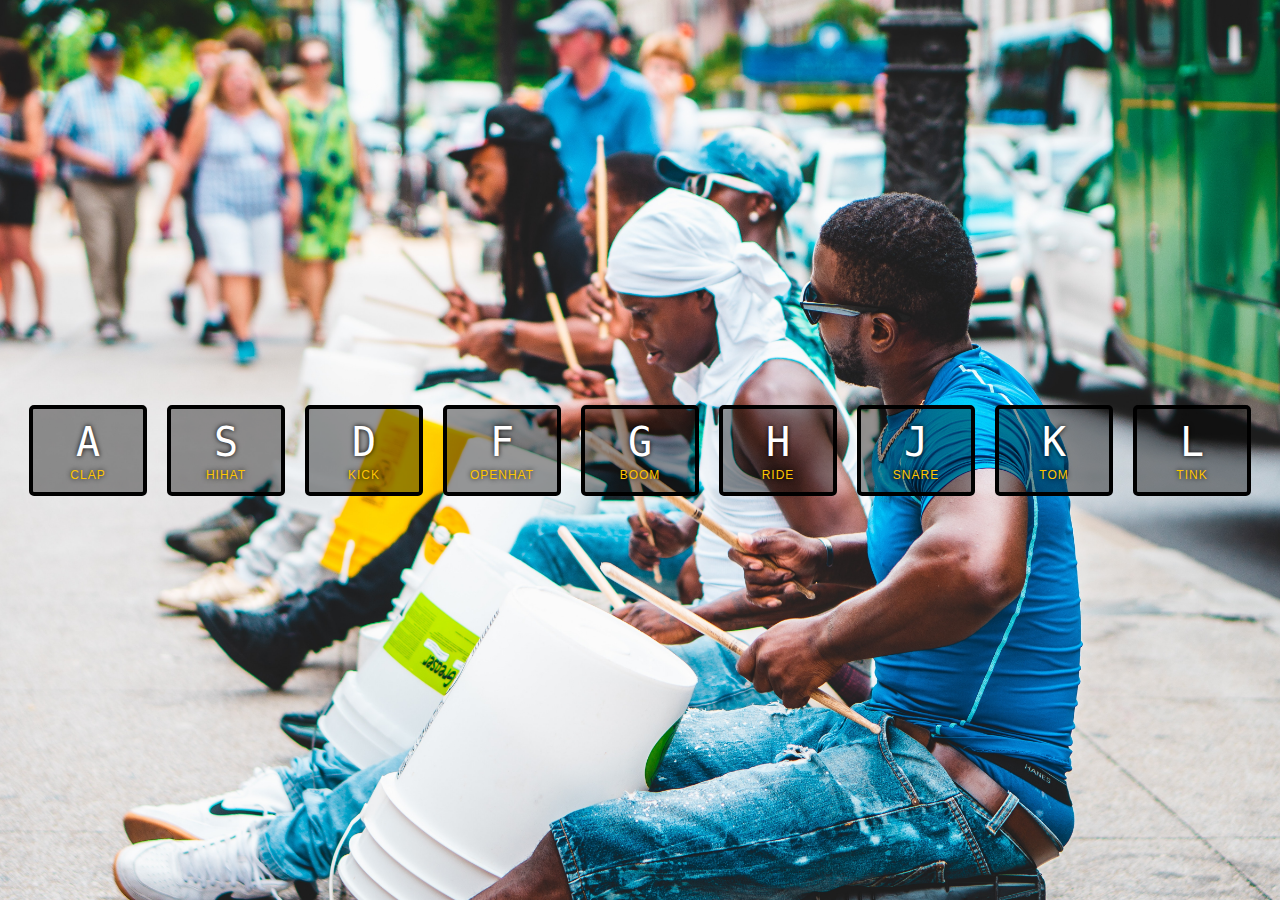
<file: 01-js-drumkit/index.html>
<!DOCTYPE html>
<html lang="en">
  <head>
    <meta charset="UTF-8" />
    <title>JS Drum Kit</title>

    <link
      rel="icon"
      type="image/png"
      sizes="32x32"
      href="/1-js-drumkit/favicon/favicon-32x32.png"
    />
    <link rel="manifest" href="/site.webmanifest" />
    <link rel="stylesheet" href="style.css" />
  </head>
  <body>
    <div class="keys">
      <div data-key="65" class="key">
        <kbd>A</kbd>
        <span class="sound">clap</span>
      </div>
      <div data-key="83" class="key">
        <kbd>S</kbd>
        <span class="sound">hihat</span>
      </div>
      <div data-key="68" class="key">
        <kbd>D</kbd>
        <span class="sound">kick</span>
      </div>
      <div data-key="70" class="key">
        <kbd>F</kbd>
        <span class="sound">openhat</span>
      </div>
      <div data-key="71" class="key">
        <kbd>G</kbd>
        <span class="sound">boom</span>
      </div>
      <div data-key="72" class="key">
        <kbd>H</kbd>
        <span class="sound">ride</span>
      </div>
      <div data-key="74" class="key">
        <kbd>J</kbd>
        <span class="sound">snare</span>
      </div>
      <div data-key="75" class="key">
        <kbd>K</kbd>
        <span class="sound">tom</span>
      </div>
      <div data-key="76" class="key">
        <kbd>L</kbd>
        <span class="sound">tink</span>
      </div>
    </div>

    <audio data-key="65" src="sounds/clap.wav"></audio>
    <audio data-key="83" src="sounds/hihat.wav"></audio>
    <audio data-key="68" src="sounds/kick.wav"></audio>
    <audio data-key="70" src="sounds/openhat.wav"></audio>
    <audio data-key="71" src="sounds/boom.wav"></audio>
    <audio data-key="72" src="sounds/ride.wav"></audio>
    <audio data-key="74" src="sounds/snare.wav"></audio>
    <audio data-key="75" src="sounds/tom.wav"></audio>
    <audio data-key="76" src="sounds/tink.wav"></audio>

    <script>
      function playsound(e) {
        const audio = document.querySelector(`audio[data-key="${e.keyCode}"]`);
        const key = document.querySelector(`.key[data-key="${e.keyCode}"]`);
        if (!audio) return; //Stops the function from running
        audio.currentTime = 0; // Rewinds audio to the start
        audio.play();
        key.classList.add("playing");
      }

      function removeTransition(e) {
        if (e.propertyName !== "transform") return; //skip it if it's not a transform

        this.classList.remove("playing");
      }

      const keys = document.querySelectorAll(".key");

      keys.forEach((key) =>
        key.addEventListener("transitionend", removeTransition)
      );
      window.addEventListener("keydown", playsound);
    </script>
  </body>
</html>
</file>
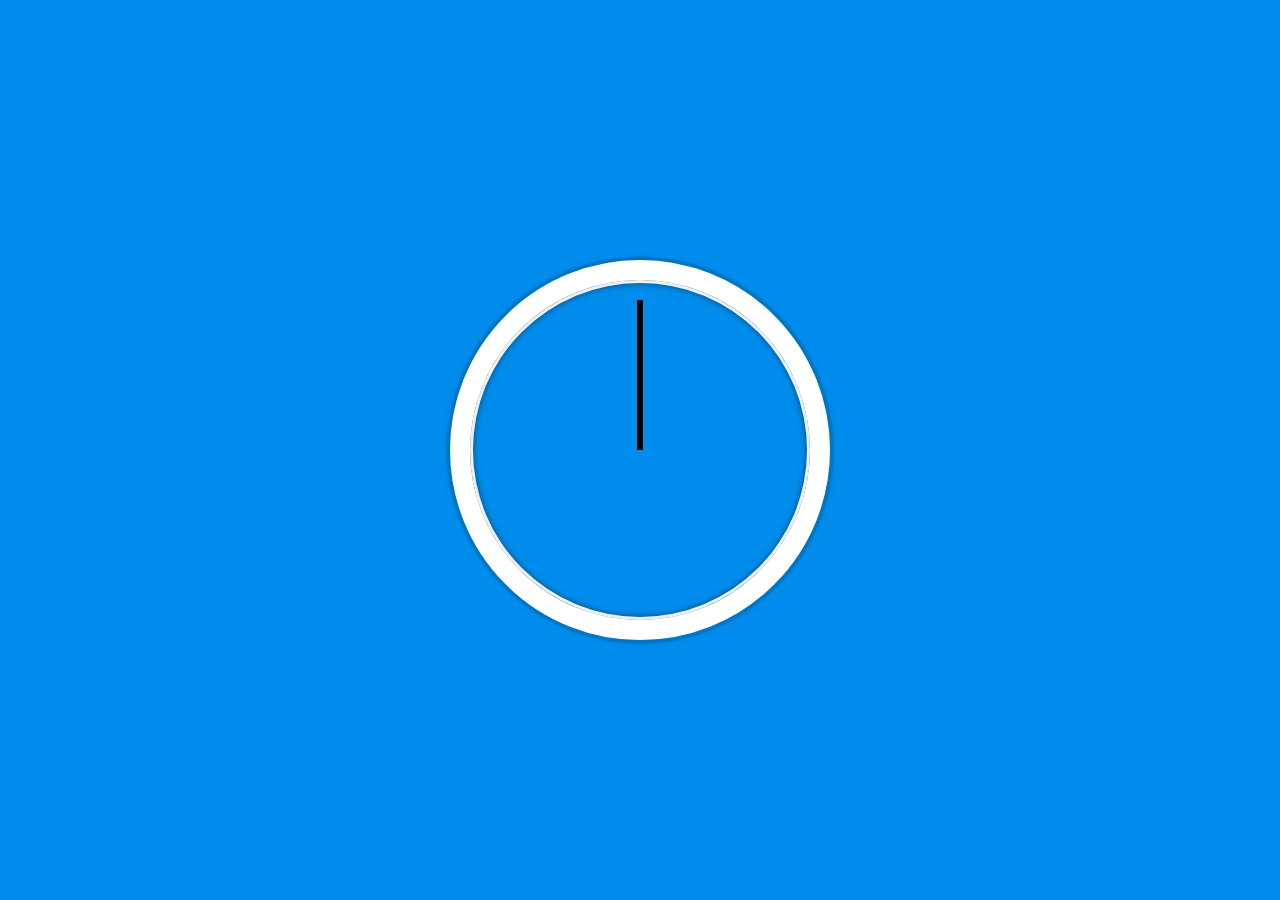
<file: 02 - JS and CSS Clock/index.html>
<!DOCTYPE html>
<html lang="en">
  <head>
    <meta charset="UTF-8" />
    <title>JS + CSS Clock</title>
  </head>
  <body>
    <div class="clock">
      <div class="clock-face">
        <div class="hand hour-hand"></div>
        <div class="hand min-hand"></div>
        <div class="hand second-hand"></div>
      </div>
    </div>

    <style>
      html {
        background: #018ded url(https://unsplash.it/1500/1000?image=881&blur=5);
        background-size: cover;
        font-family: "helvetica neue";
        text-align: center;
        font-size: 10px;
      }

      body {
        margin: 0;
        font-size: 2rem;
        display: flex;
        flex: 1;
        min-height: 100vh;
        align-items: center;
      }

      .clock {
        width: 30rem;
        height: 30rem;
        border: 20px solid white;
        border-radius: 50%;
        margin: 50px auto;
        position: relative;
        padding: 2rem;
        box-shadow: 0 0 0 4px rgba(0, 0, 0, 0.1), inset 0 0 0 3px #efefef,
          inset 0 0 10px black, 0 0 10px rgba(0, 0, 0, 0.2);
      }

      .clock-face {
        position: relative;
        width: 100%;
        height: 100%;
        transform: translateY(
          -3px
        ); /* account for the height of the clock hands */
      }

      .hand {
        width: 50%;
        height: 6px;
        background: black;
        position: absolute;
        top: 50%;
        transform-origin: 100%;
        transform: rotate(90deg);
        transition: all 0.05s;
        transition-timing-function: cubic-bezier(0.075, 0.82, 0.165, 1);
      }
    </style>

    <script>
      const secondHand = document.querySelector(".second-hand");
      const minsHand = document.querySelector(".min-hand");
      const hourHand = document.querySelector(".hour-hand");
      function setDate() {
        const now = new Date();

        const seconds = now.getSeconds();
        const secondsDegrees = (seconds / 60) * 360 + 90;
        secondHand.style.transform = `rotate(${secondsDegrees}deg)`;

        const mins = now.getMinutes();
        const minsDegrees = (mins / 60) * 360 + 90;
        minsHand.style.transform = `rotate(${minsDegrees}deg)`;

        const hour = now.getHours();
        const hourDegrees = (hour / 12) * 360 + 90;
        hourHand.style.transform = `rotate(${hourDegrees}deg)`;
      }

      setInterval(setDate, 1000);
      //To do- fix transition on 360 deg
    </script>
  </body>
</html>
</file>
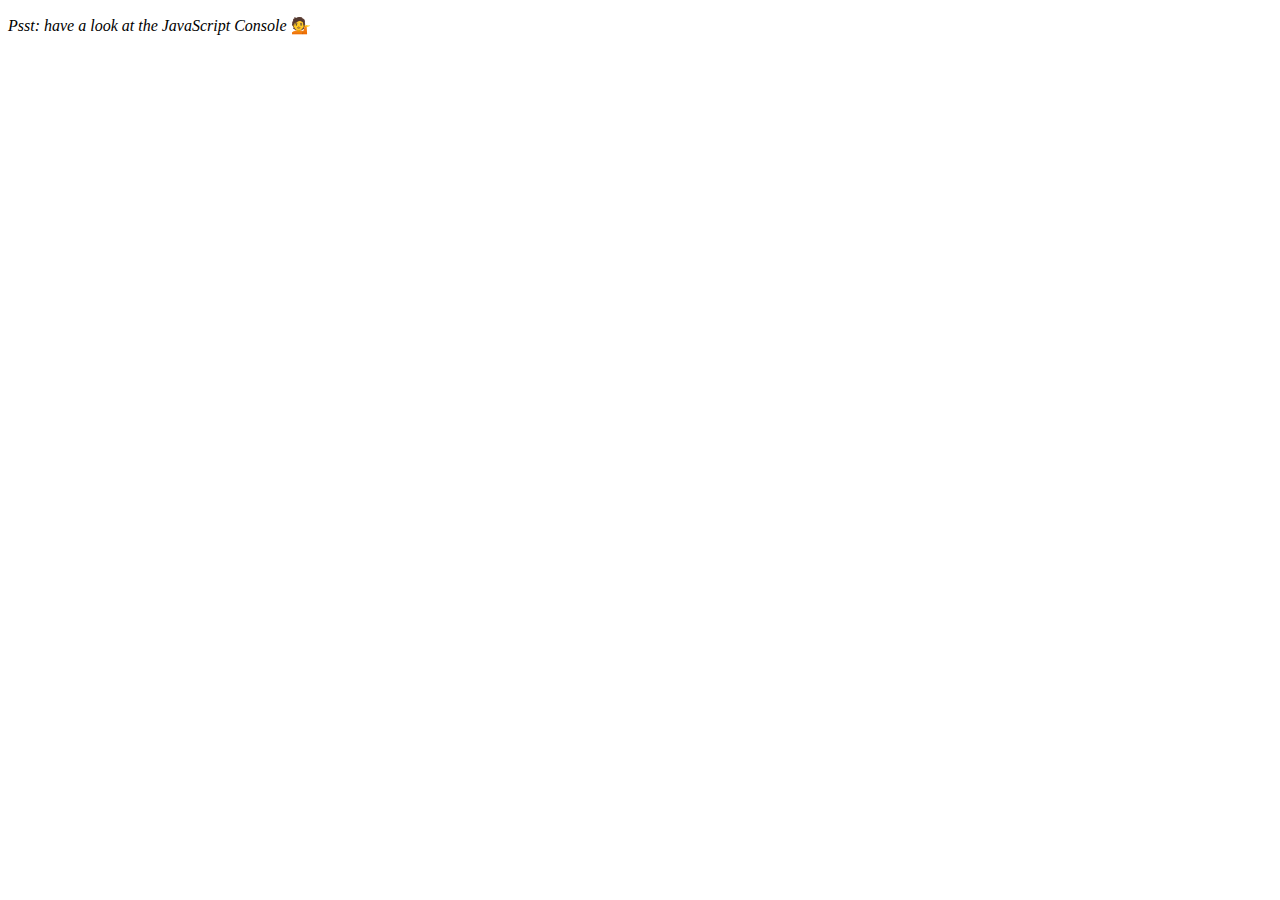
<file: 04 - Array Cardio Day 1/index.html>
<!DOCTYPE html>
<html lang="en">
  <head>
    <meta charset="UTF-8" />
    <title>Array Cardio 💪</title>
  </head>
  <body>
    <p><em>Psst: have a look at the JavaScript Console</em> 💁</p>
    <script>
      // Get your shorts on - this is an array workout!
      // ## Array Cardio Day 1

      // Some data we can work with

      const inventors = [
        { first: "Albert", last: "Einstein", year: 1879, passed: 1955 },
        { first: "Isaac", last: "Newton", year: 1643, passed: 1727 },
        { first: "Galileo", last: "Galilei", year: 1564, passed: 1642 },
        { first: "Marie", last: "Curie", year: 1867, passed: 1934 },
        { first: "Johannes", last: "Kepler", year: 1571, passed: 1630 },
        { first: "Nicolaus", last: "Copernicus", year: 1473, passed: 1543 },
        { first: "Max", last: "Planck", year: 1858, passed: 1947 },
        { first: "Katherine", last: "Blodgett", year: 1898, passed: 1979 },
        { first: "Ada", last: "Lovelace", year: 1815, passed: 1852 },
        { first: "Sarah E.", last: "Goode", year: 1855, passed: 1905 },
        { first: "Lise", last: "Meitner", year: 1878, passed: 1968 },
        { first: "Hanna", last: "Hammarström", year: 1829, passed: 1909 },
      ];

      const people = [
        "Beck, Glenn",
        "Becker, Carl",
        "Beckett, Samuel",
        "Beddoes, Mick",
        "Beecher, Henry",
        "Beethoven, Ludwig",
        "Begin, Menachem",
        "Belloc, Hilaire",
        "Bellow, Saul",
        "Benchley, Robert",
        "Benenson, Peter",
        "Ben-Gurion, David",
        "Benjamin, Walter",
        "Benn, Tony",
        "Bennington, Chester",
        "Benson, Leana",
        "Bent, Silas",
        "Bentsen, Lloyd",
        "Berger, Ric",
        "Bergman, Ingmar",
        "Berio, Luciano",
        "Berle, Milton",
        "Berlin, Irving",
        "Berne, Eric",
        "Bernhard, Sandra",
        "Berra, Yogi",
        "Berry, Halle",
        "Berry, Wendell",
        "Bethea, Erin",
        "Bevan, Aneurin",
        "Bevel, Ken",
        "Biden, Joseph",
        "Bierce, Ambrose",
        "Biko, Steve",
        "Billings, Josh",
        "Biondo, Frank",
        "Birrell, Augustine",
        "Black, Elk",
        "Blair, Robert",
        "Blair, Tony",
        "Blake, William",
      ];

      // Array.prototype.filter()
      // 1. Filter the list of inventors for those who were born in the 1500's
      const fifteen = inventors.filter(
        (inventor) => inventor.year >= 1500 && inventor.year <= 1599
      );
      console.table(fifteen);

      // Array.prototype.map()
      // 2. Give us an array of the inventors first and last names
      const fullNames = inventors.map(
        (inventor) => `${inventor.first}  ${inventor.last}`
      );
      console.log(fullNames);

      // Array.prototype.sort()
      // 3. Sort the inventors by birthdate, oldest to youngest
      // const ordered = inventors.sort(function (a, b) {
      //   if (a.year > b.year) {
      //     return 1;
      //   } else {
      //     return -1;
      //   }
      // });

      const ordered = inventors.sort((a, b) => (a.year > b.year ? 1 : -1));

      console.table(ordered);

      // Array.prototype.reduce()
      // 4. How many years did all the inventors live all together?
      const totalYears = inventors.reduce((total, inventor) => {
        return total + (inventor.passed - inventor.year);
      }, 0);

      console.log(totalYears);

      // 5. Sort the inventors by years lived
      const oldest = inventors.sort(function (a, b) {
        const lastGuy = a.passed - a.year;
        const nextGuy = b.passed - b.year;
        return lastGuy > nextGuy ? -1 : 1;
      });
      console.table(oldest);

      // 6. create a list of Boulevards in Paris that contain 'de' anywhere in the name
      // https://en.wikipedia.org/wiki/Category:Boulevards_in_Paris
      // const category = document.querySelector("mw-category");
      // const links = Array.from(category.querySelectorAll("a"));

      // const de = links
      //   .map((link) => link.textContent)
      //   .filter((streetName) => streetName.includes("de"));

      // 7. sort Exercise
      // Sort the people alphabetically by last name
      const alpha = people.sort((lastOne, nextOne) => {
        const [aLast, aFirst] = lastOne.split(", ");
        const [bLast, bFirst] = nextOne.split(", ");
        return aLast > bLast ? 1 : -1;
      });
      console.log(alpha);

      // 8. Reduce Exercise
      // Sum up the instances of each of these
      const data = [
        "car",
        "car",
        "truck",
        "truck",
        "bike",
        "walk",
        "car",
        "van",
        "bike",
        "walk",
        "car",
        "van",
        "car",
        "truck",
      ];

      const transportation = data.reduce(function (obj, item) {
        if (!obj[item]) {
          obj[item] = 0;
        }
        obj[item]++;
        return obj;
      }, {});

      console.log(transportation);
    </script>
  </body>
</html>
</file>
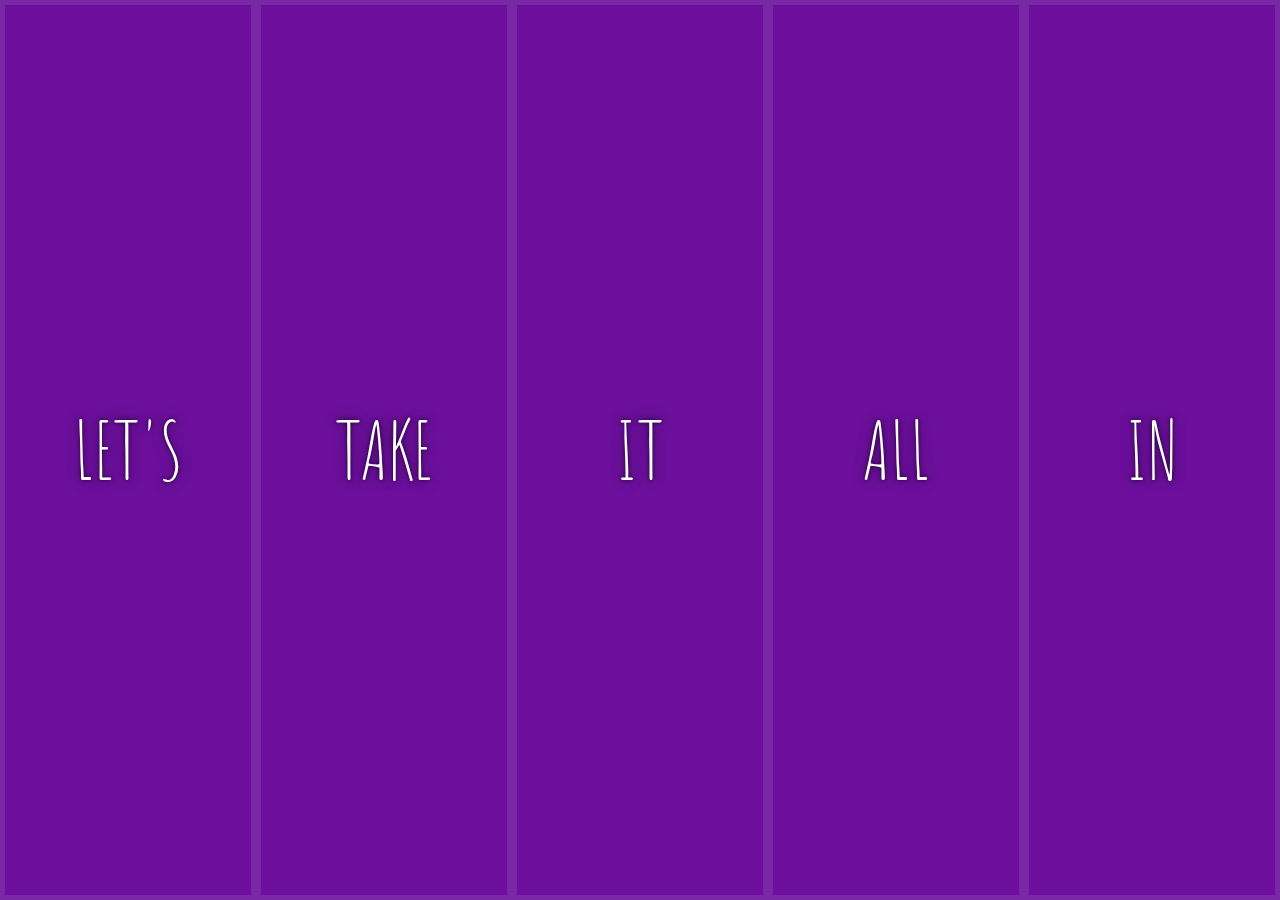
<file: 05 - Flex Panel Gallery/index.html>
<!DOCTYPE html>
<html lang="en">
  <head>
    <meta charset="UTF-8" />
    <title>Flex Panels 💪</title>
    <link
      href="https://fonts.googleapis.com/css?family=Amatic+SC"
      rel="stylesheet"
      type="text/css"
    />
  </head>
  <body>
    <style>
      html {
        box-sizing: border-box;
        background: #ffc600;
        font-family: "helvetica neue";
        font-size: 20px;
        font-weight: 200;
      }

      body {
        margin: 0;
      }

      *,
      *:before,
      *:after {
        box-sizing: inherit;
      }

      .panels {
        min-height: 100vh;
        overflow: hidden;
        display: flex;
      }

      .panel {
        background: #6b0f9c;
        box-shadow: inset 0 0 0 5px rgba(255, 255, 255, 0.1);
        color: white;
        text-align: center;
        align-items: center;
        /* Safari transitionend event.propertyName === flex */
        /* Chrome + FF transitionend event.propertyName === flex-grow */
        transition: font-size 0.7s cubic-bezier(0.61, -0.19, 0.7, -0.11),
          flex 0.7s cubic-bezier(0.61, -0.19, 0.7, -0.11), background 0.2s;
        font-size: 20px;
        background-size: cover;
        background-position: center;
        flex: 1;
        justify-content: center;
        /* align-items: center; */
        display: flex;
        flex-direction: column;
      }

      .panel1 {
        background-image: url(https://source.unsplash.com/gYl-UtwNg_I/1500x1500);
      }
      .panel2 {
        background-image: url(https://source.unsplash.com/rFKUFzjPYiQ/1500x1500);
      }
      .panel3 {
        background-image: url(https://images.unsplash.com/photo-1465188162913-8fb5709d6d57?ixlib=rb-0.3.5&q=80&fm=jpg&crop=faces&cs=tinysrgb&w=1500&h=1500&fit=crop&s=967e8a713a4e395260793fc8c802901d);
      }
      .panel4 {
        background-image: url(https://source.unsplash.com/ITjiVXcwVng/1500x1500);
      }
      .panel5 {
        background-image: url(https://source.unsplash.com/3MNzGlQM7qs/1500x1500);
      }

      /* Flex Children */
      .panel > * {
        margin: 0;
        width: 100%;
        transition: transform 0.5s;
        flex: 1 0 auto;
        display: flex;
        justify-content: center;
        align-items: center;
      }

      .panel > *:first-child {
        transform: translateY(-100%);
      }
      .panel.open-active > *:first-child {
        transform: translateY(0);
      }
      .panel > *:last-child {
        transform: translateY(100%);
      }
      .panel.open-active > *:last-child {
        transform: translateY(0);
      }

      .panel p {
        text-transform: uppercase;
        font-family: "Amatic SC", cursive;
        text-shadow: 0 0 4px rgba(0, 0, 0, 0.72), 0 0 14px rgba(0, 0, 0, 0.45);
        font-size: 2em;
      }

      .panel p:nth-child(2) {
        font-size: 4em;
      }

      .panel.open {
        flex: 5;
        font-size: 40px;
      }
    </style>

    <div class="panels">
      <div class="panel panel1">
        <p>Hey</p>
        <p>Let's</p>
        <p>Dance</p>
      </div>
      <div class="panel panel2">
        <p>Give</p>
        <p>Take</p>
        <p>Receive</p>
      </div>
      <div class="panel panel3">
        <p>Experience</p>
        <p>It</p>
        <p>Today</p>
      </div>
      <div class="panel panel4">
        <p>Give</p>
        <p>All</p>
        <p>You can</p>
      </div>
      <div class="panel panel5">
        <p>Life</p>
        <p>In</p>
        <p>Motion</p>
      </div>
    </div>

    <script>
      const panels = document.querySelectorAll(".panel");

      function toggleOpen() {
        this.classList.toggle("open");
      }

      function toggleActive(e) {
        if (e.propertyName.includes("flex")) {
          this.classList.toggle("open-active");
        }
      }

      panels.forEach((panel) => panel.addEventListener("click", toggleOpen));
      panels.forEach((panel) =>
        panel.addEventListener("transitionend", toggleActive)
      );
    </script>
  </body>
</html>
</file>
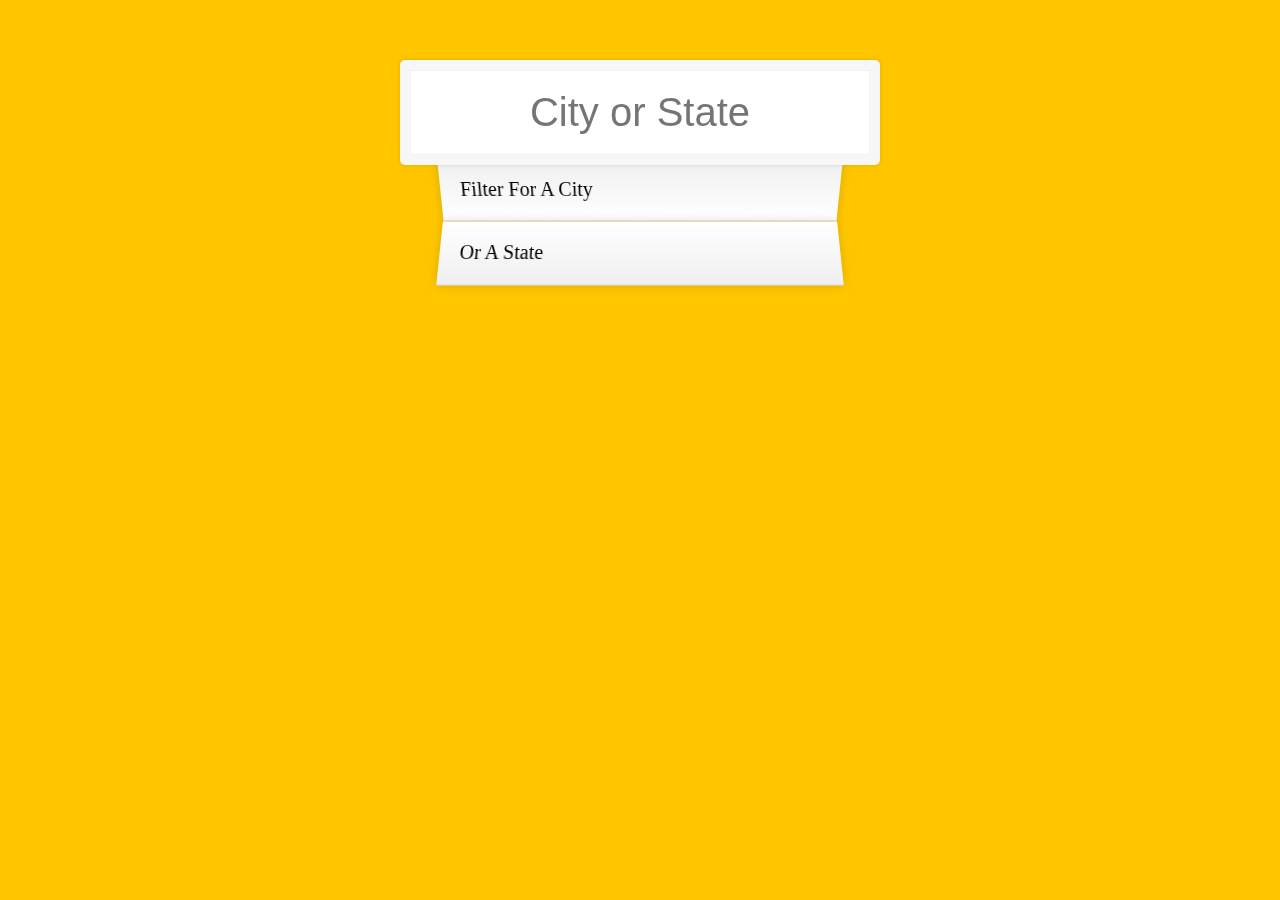
<file: 06 - Type Ahead/index.html>
<!DOCTYPE html>
<html lang="en">
  <head>
    <meta charset="UTF-8" />
    <title>Type Ahead 👀</title>
    <link rel="stylesheet" href="style.css" />
  </head>
  <body>
    <form class="search-form">
      <input type="text" class="search" placeholder="City or State" />
      <ul class="suggestions">
        <li>Filter for a city</li>
        <li>or a state</li>
      </ul>
    </form>
    <script>
      const endpoint =
        "https://gist.githubusercontent.com/Miserlou/c5cd8364bf9b2420bb29/raw/2bf258763cdddd704f8ffd3ea9a3e81d25e2c6f6/cities.json";

      const cities = [];

      fetch(endpoint)
        .then((blob) => blob.json())
        .then((data) => cities.push(...data));

      function findMatches(wordToMatch, cities) {
        return cities.filter((place) => {
          // here we need to figure out if the city or state matches what was searched...
          const regex = new RegExp(wordToMatch, "gi");
          return place.city.match(regex) || place.state.match(regex);
        });
      }
      function numberWithCommas(x) {
        return x.toString().replace(/\B(?=(\d{3})+(?!\d))/g, ",");
      }
      function displayMatches() {
        const matchArray = findMatches(this.value, cities);
        const html = matchArray
          .map((place) => {
            const regex = new RegExp(this.value, "gi");

            const cityName = place.city.replace(
              regex,
              `<span class="hl">${this.value}</span>`
            );
            const stateName = place.state.replace(
              regex,
              `<span class="hl">${this.value}</span>`
            );
            return `
          <li>
            <span class="name">${cityName}, ${stateName}</span>
            <span class="population">${numberWithCommas(
              place.population
            )} </span>
          </li>
          `;
          })
          .join("");
        suggestions.innerHTML = html;
      }

      const searchInput = document.querySelector(".search");
      const suggestions = document.querySelector(".suggestions");

      searchInput.addEventListener("change", displayMatches);
      searchInput.addEventListener("keyup", displayMatches);
    </script>
  </body>
</html>
</file>
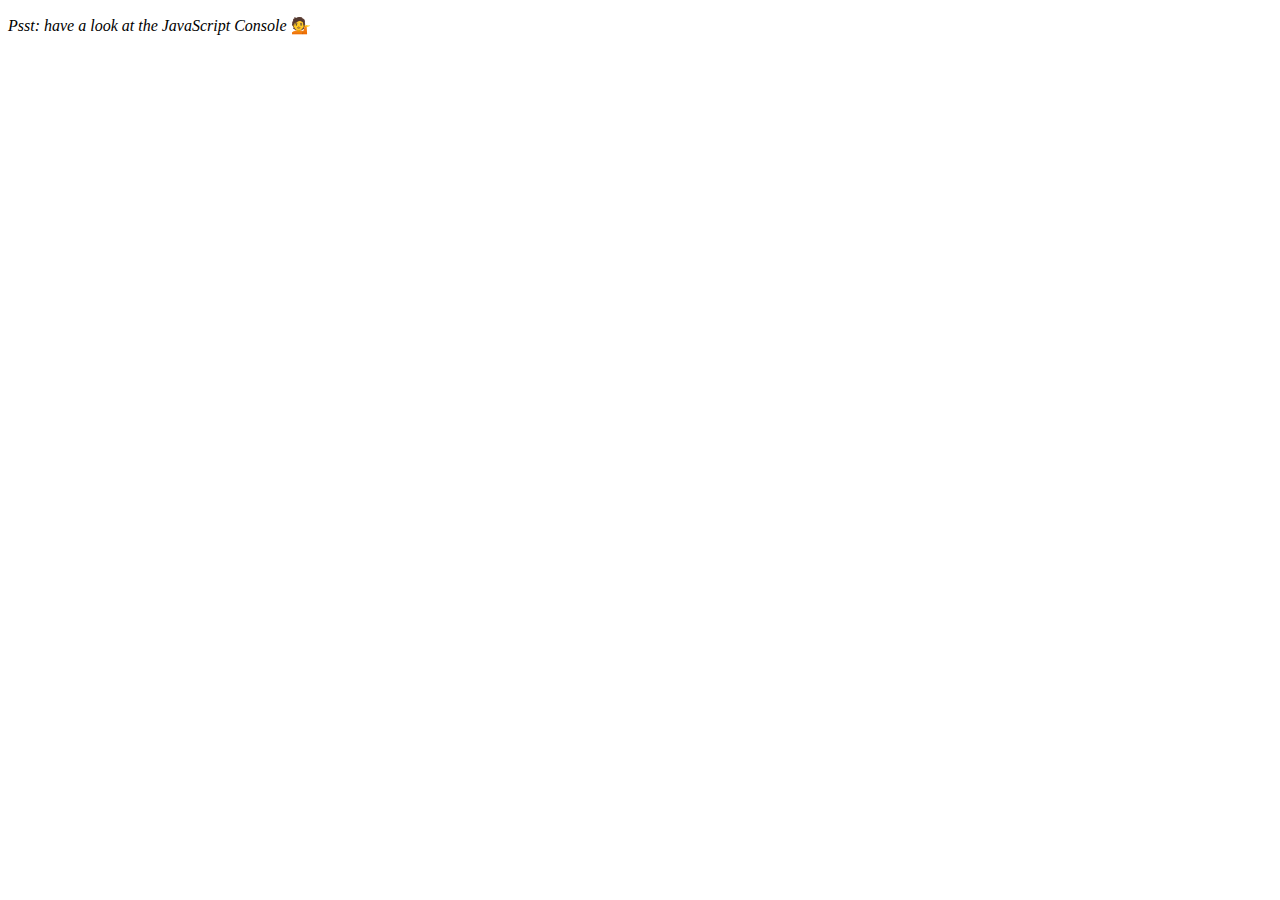
<file: 07 - Array Cardio Day 2/index.html>
<!DOCTYPE html>
<html lang="en">
  <head>
    <meta charset="UTF-8" />
    <title>Array Cardio 💪💪</title>
  </head>
  <body>
    <p><em>Psst: have a look at the JavaScript Console</em> 💁</p>
    <script>
      // ## Array Cardio Day 2

      const people = [
        { name: "Wes", year: 1988 },
        { name: "Kait", year: 1986 },
        { name: "Irv", year: 1970 },
        { name: "Lux", year: 2015 },
      ];

      const comments = [
        { text: "Love this!", id: 523423 },
        { text: "Super good", id: 823423 },
        { text: "You are the best", id: 2039842 },
        { text: "Ramen is my fav food ever", id: 123523 },
        { text: "Nice Nice Nice!", id: 542328 },
      ];

      // Some and Every Checks
      // Array.prototype.some() // is at least one person 19 or older?
      // const isAdult = people.some(function (person) {
      //   const currentYear = new Date().getFullYear();
      //   if (currentYear - person.year >= 19) {
      //     return true;
      //   }
      // });

      const isAdult = people.some(
        (person) => new Date().getFullYear() - person.year >= 19
      );

      console.log(isAdult);
      // Array.prototype.every() // is everyone 19 or older?

      const allAdults = people.every(
        (person) => new Date().getFullYear() - person.year >= 19
      );
      console.log({ allAdults });

      // Array.prototype.find()
      // Find is like filter, but instead returns just the one you are looking for
      // find the comment with the ID of 823423
      const comment = comments.find((comment) => comment.id === 823423);

      console.log(comment);

      // Array.prototype.findIndex()
      // Find the comment with this ID
      // delete the comment with the ID of 823423
      const index = comments.findIndex((comment) => comment.id === 823423);
      console.log(index);
      // comments.splice(index, 1);

      const newComments = [
        ...comments.slice(0, index),
        ...comments.slice(index + 1),
      ];
    </script>
  </body>
</html>
</file>
<file: 01-js-drumkit/style.css>
html {
  font-size: 10px;
  background: url(/1-js-drumkit/img/group-of-men-playing-drums-along-the-street-2832399.jpg)
    bottom center;
  background-size: cover;
}

body,
html {
  margin: 0;
  padding: 0;
  font-family: sans-serif;
}

.keys {
  display: flex;
  flex: 1;
  min-height: 100vh;
  align-items: center;
  justify-content: center;
}

.key {
  border: 0.4rem solid black;
  border-radius: 0.5rem;
  margin: 1rem;
  font-size: 1.5rem;
  padding: 1rem 0.5rem;
  transition: all 0.07s ease;
  width: 10rem;
  text-align: center;
  color: white;
  background: rgba(0, 0, 0, 0.4);
  text-shadow: 0 0 0.5rem black;
}

.playing {
  transform: scale(1.1);
  border-color: #ffc600;
  box-shadow: 0 0 1rem #ffc600;
}

kbd {
  display: block;
  font-size: 4rem;
}

.sound {
  font-size: 1.2rem;
  text-transform: uppercase;
  letter-spacing: 0.1rem;
  color: #ffc600;
}
</file>
<file: 06 - Type Ahead/style.css>
html {
  box-sizing: border-box;
  background: #ffc600;
  font-family: 'helvetica neue';
  font-size: 20px;
  font-weight: 200;
}

*, *:before, *:after {
  box-sizing: inherit;
}

input {
  width: 100%;
  padding: 20px;
}

.search-form {
  max-width: 400px;
  margin: 50px auto;
}

input.search {
  margin: 0;
  text-align: center;
  outline: 0;
  border: 10px solid #F7F7F7;
  width: 120%;
  left: -10%;
  position: relative;
  top: 10px;
  z-index: 2;
  border-radius: 5px;
  font-size: 40px;
  box-shadow: 0 0 5px rgba(0, 0, 0, 0.12), inset 0 0 2px rgba(0, 0, 0, 0.19);
}

.suggestions {
  margin: 0;
  padding: 0;
  position: relative;
  /*perspective: 20px;*/
}

.suggestions li {
  background: white;
  list-style: none;
  border-bottom: 1px solid #D8D8D8;
  box-shadow: 0 0 10px rgba(0, 0, 0, 0.14);
  margin: 0;
  padding: 20px;
  transition: background 0.2s;
  display: flex;
  justify-content: space-between;
  text-transform: capitalize;
}

.suggestions li:nth-child(even) {
  transform: perspective(100px) rotateX(3deg) translateY(2px) scale(1.001);
  background: linear-gradient(to bottom,  #ffffff 0%,#EFEFEF 100%);
}

.suggestions li:nth-child(odd) {
  transform: perspective(100px) rotateX(-3deg) translateY(3px);
  background: linear-gradient(to top,  #ffffff 0%,#EFEFEF 100%);
}

span.population {
  font-size: 15px;
}

.hl {
  background: #ffc600;
}
</file>
